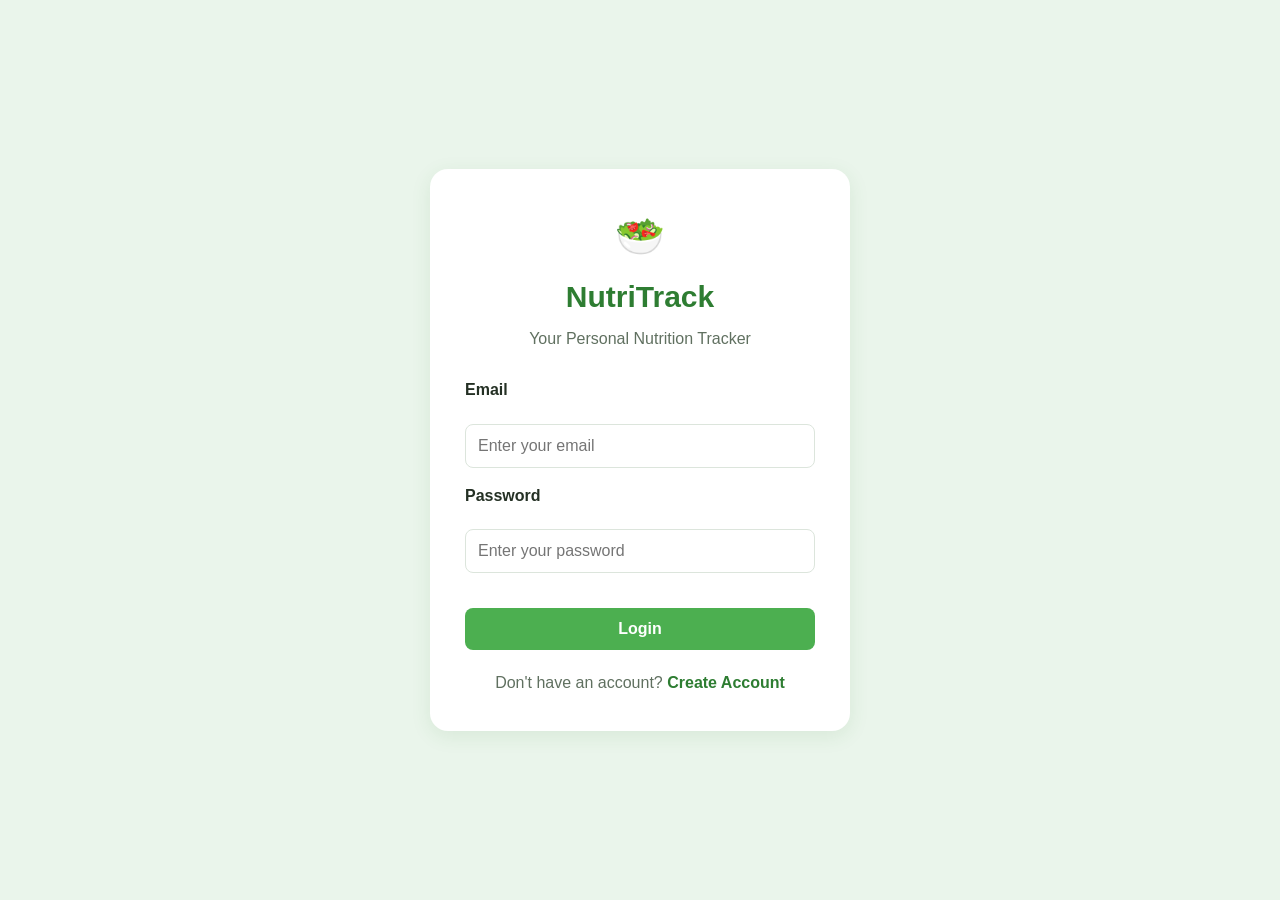
<file: index.html>
<!DOCTYPE html>
<html lang="en">
<head>
    <meta charset="UTF-8">
    <meta name="viewport" content="width=device-width, initial-scale=1.0">
    <title>NutriTrack - Login</title>
    <link rel="stylesheet" href="style.css">
    <script src="auth.js" defer></script>
</head>

<body class="auth-body">

    <main class="auth-container">
        <header class="brand">
            <div class="logo" >🥗</div>
            <h1>NutriTrack</h1>
            <p>Your Personal Nutrition Tracker</p>
        </header>

        <form id="loginForm" >
            <label for="loginEmail">Email</label>
            <input
                type="email"
                id="loginEmail"
                name="email"
                placeholder="Enter your email"
                autocomplete="email"
                maxlength="254"
                required
            >

            <label for="loginPassword">Password</label>
            <input
                type="password"
                id="loginPassword"
                name="password"
                placeholder="Enter your password"
                autocomplete="current-password"
                required
            >

            <p id="loginError" class="error"></p>

            <button type="submit" class="primary-btn">Login</button>
        </form>

        <p class="switch-text">
            Don't have an account?
            <a href="signup.html">Create Account</a>
        </p>
    </main>

</body>
</html>
</file>
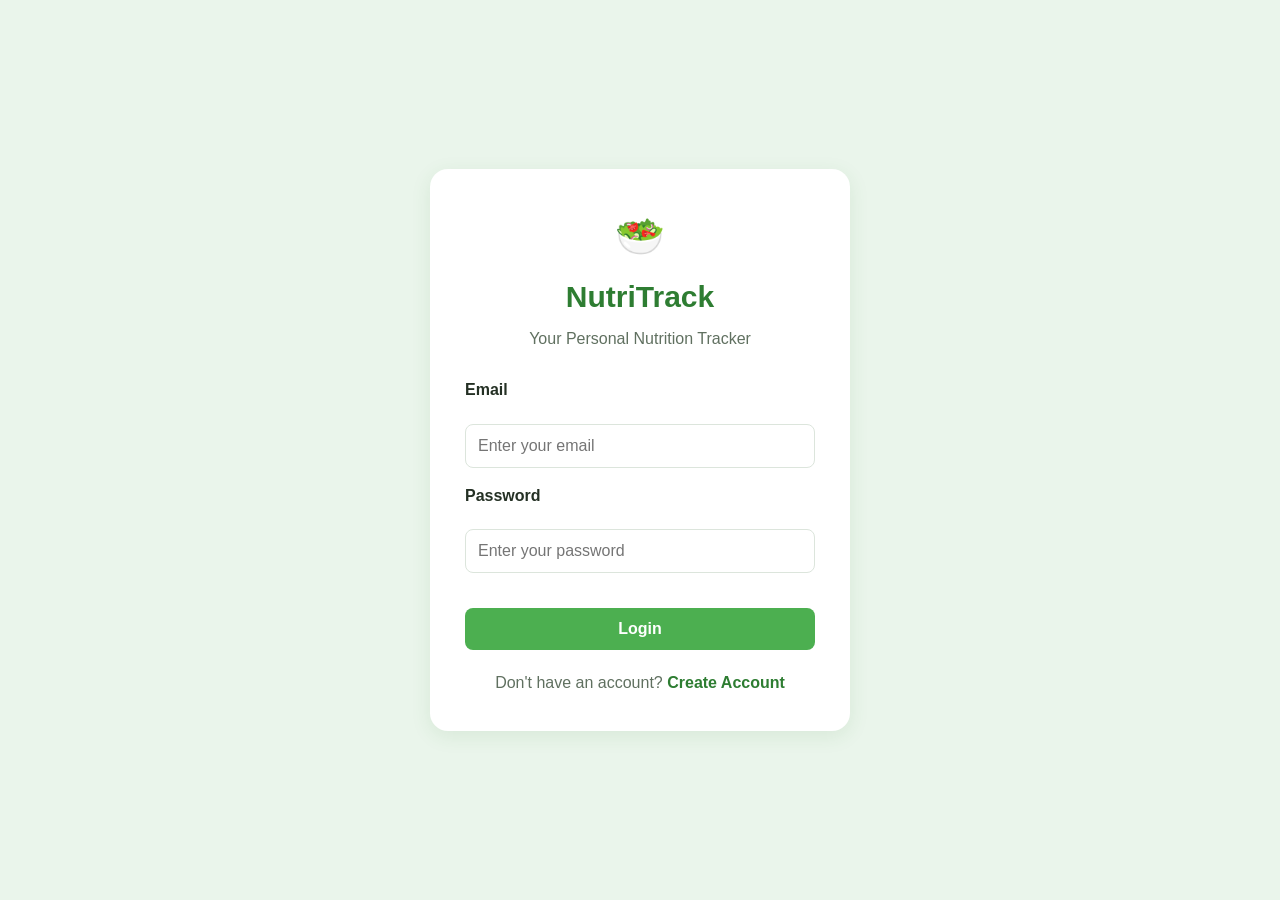
<file: dashboard.html>
<!DOCTYPE html>
<html lang="en">
<head>
    <meta charset="UTF-8">
    <meta name="viewport" content="width=device-width, initial-scale=1.0">
    <title>NutriTrack Dashboard</title>
    <link rel="stylesheet" href="style.css">
</head>
<body>

    <nav class="navbar">
        <a href="dashboard.html" class="nav-brand">🥗 NutriTrack</a>
        <div class="nav-links">
            <a href="dashboard.html">Dashboard</a>
            <a href="profile.html">Profile</a>
            <a href="contact.html">Contact</a>
            <button type="button" id="logoutBtn" class="logout-btn">Logout</button>
        </div>
    </nav>

    <main class="dashboard-container">

        <header class="dashboard-header">
            <h1 id="greeting">Hello 👋</h1>
            <p id="usernameText">Welcome to your nutrition dashboard.</p>
        </header>

        <section class="summary-section">
            <h2>Today's Nutrition</h2>
            <div class="summary-grid">
                <div class="summary-card">
                    <h3>Calories</h3>
                    <p id="calorieValue">0 kcal</p>
                    <small>Daily Target: 2000 kcal</small>
                </div>
                <div class="summary-card">
                    <h3>Protein</h3>
                    <p id="proteinValue">0 g</p>
                    <small>Daily Target: 60 g</small>
                </div>
                <div class="summary-card">
                    <h3>Carbohydrates</h3>
                    <p id="carbsValue">0 g</p>
                    <small>Daily Target: 250 g</small>
                </div>
                <div class="summary-card">
                    <h3>Water</h3>
                    <p id="waterValue">0 ml</p>
                    <small>Daily Target: 2000 ml</small>
                </div>
            </div>
        </section>

        <section class="food-section">
            <h2>Search Food 🔍</h2>
            <p>Type a food name to find its nutrition information.</p>

            <div class="search-container">
                <input
                    type="search"
                    id="foodSearch"
                    placeholder="Type food name here..."
                    autocomplete="off"
                    aria-label="Search foods"
                >
                <button type="button" id="searchBtn">Search</button>
            </div>

            <p id="searchMessage" aria-live="polite">Loading foods...</p>
            <div id="foodResults" class="food-results"></div>
        </section>

        <section class="today-food-section">
            <div class="section-heading">
                <h2>Today's Food 🍽️</h2>
                <button type="button" id="clearFoodBtn">Clear Food</button>
            </div>
            <div id="todayFood" class="today-food-list">
                <p>No food added yet.</p>
            </div>
        </section>

        <section class="water-section">
            <h2>Water Tracker 💧</h2>
            <p>Water consumed today: <strong id="waterValueDisplay">0 ml</strong></p>

            <div class="water-buttons">
                <button type="button" class="water-btn" data-water="250">+250 ml</button>
                <button type="button" class="water-btn" data-water="500">+500 ml</button>
                <button type="button" class="water-btn" data-water="750">+750 ml</button>
                <button type="button" id="resetWater">Reset Water</button>
            </div>
        </section>

        <section class="nutrition-score-section">
            <h2>Nutrition Score</h2>
            <div class="nutrition-score">
                <span id="nutritionScore">0</span><span>/100</span>
            </div>
            <p id="scoreMessage">Start adding your food and water.</p>
        </section>

        <section class="suggestions-section">
            <h2>Personalized Nutrition Analysis 🥗</h2>
            <p id="personalizedSummary">
                Complete your profile to get personalized suggestions.
            </p>

            <div class="suggestions-grid">

                <article class="suggestion-card">
                    <h3>⚖️ BMI & Weight Goal</h3>
                    <p id="weightAnalysis">Complete your profile.</p>
                </article>

                <article class="suggestion-card">
                    <h3>⚠️ Foods to Limit</h3>
                    <div id="foodsToLimit">
                        <p>Your food analysis will appear here.</p>
                    </div>
                </article>

                <article class="suggestion-card">
                    <h3>🚫 Allergy Foods</h3>
                    <div id="allergyFoods">
                        <p>Enter allergies in your profile.</p>
                    </div>
                </article>

                <article class="suggestion-card">
                    <h3>🥗 Foods to Consider</h3>
                    <div id="foodsToConsider">
                        <p>Your personalized suggestions will appear here.</p>
                    </div>
                </article>

                <article class="suggestion-card daily-analysis-card">
                    <h3>📊 Daily Intake Analysis</h3>
                    <div id="dailyIntakeAnalysis">
                        <p>Add food to see your daily analysis.</p>
                    </div>
                </article>

            </div>
        </section>

    </main>

    <footer class="footer">
        <p>Track your food, monitor your nutrition, and stay healthy.</p>
        <p>&copy; 2026 NutriTrack. All rights reserved.</p>
    </footer>

    <script src="auth.js"></script>
    <script src="dashboard.js"></script>
</body>
</html>
</file>
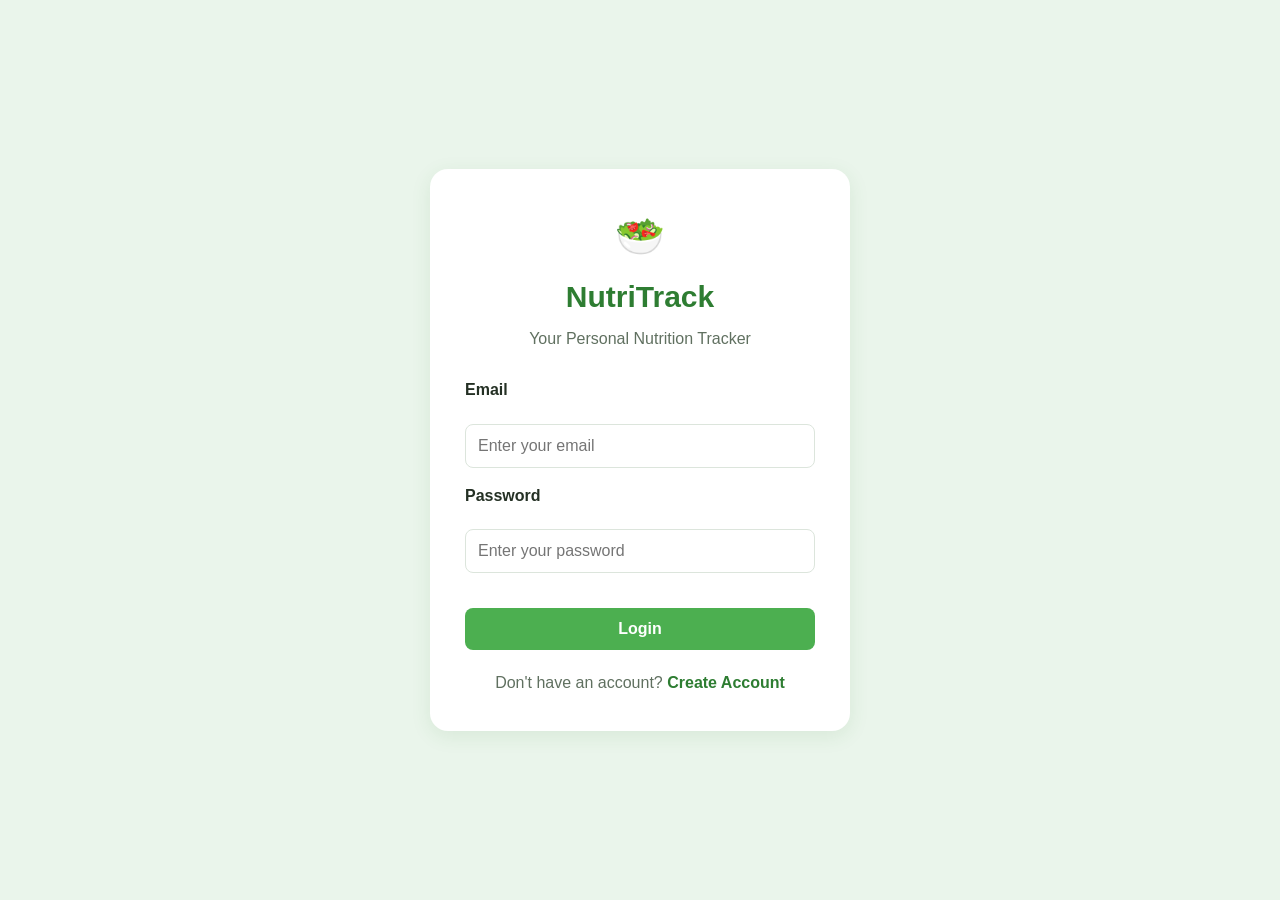
<file: profile.html>
<!DOCTYPE html>
<html lang="en">
<head>
    <meta charset="UTF-8">
    <meta name="viewport" content="width=device-width, initial-scale=1.0">
    <title>NutriTrack - My Profile</title>

    <link rel="stylesheet" href="style.css">

</head>

<body>
    <main class="profile-page">

        <nav class="profile-nav">
            <a class="brand" href="dashboard.html">
                🥗 NutriTrack
            </a>

            <div class="nav-links">
                <a href="dashboard.html">Dashboard</a>
                <a href="contact.html">Contact</a>
                <a href="index.html" id="logoutLink">Logout</a>
            </div>
        </nav>

        <section class="profile-card">
            <h1>My Profile</h1>

            <p>
                Save your details to receive food suggestions
                tailored to your goal and food preference.
            </p>

            <form id="profileForm">

                <div class="profile-grid">

                    <div class="profile-field full">
                        <label for="profileNameInput">Name</label>

                        <input
                            id="profileNameInput"
                            name="name"
                            type="text"
                            autocomplete="name"
                            required
                        >
                    </div>

                    <div class="profile-field">
                        <label for="age">Age</label>

                        <input
                            id="age"
                            name="age"
                            type="number"
                            min="1"
                            max="120"
                            required
                        >
                    </div>

                    <div class="profile-field">
                        <label for="weight">Weight (kg)</label>

                        <input
                            id="weight"
                            name="weight"
                            type="number"
                            min="1"
                            max="500"
                            step="0.1"
                            required
                        >
                    </div>

                    <div class="profile-field">
                        <label for="height">Height (cm)</label>

                        <input
                            id="height"
                            name="height"
                            type="number"
                            min="30"
                            max="270"
                            step="0.1"
                            required
                        >
                    </div>

                    <div class="profile-field">
                        <label for="activity">Activity Level</label>

                        <select id="activity" name="activity">
                            <option value="">
                                Select activity level (optional)
                            </option>
                            <option value="low">
                                Low / Mostly sitting
                            </option>
                            <option value="moderate">
                                Moderate
                            </option>
                            <option value="high">
                                High / Very active
                            </option>
                        </select>
                    </div>

                    <div class="profile-field">
                        <label for="goal">Nutrition Goal</label>

                        <select id="goal" name="goal" required>
                            <option value="">
                                Select your goal
                            </option>
                            <option value="lose">
                                Weight Loss
                            </option>
                            <option value="gain">
                                Weight Gain
                            </option>
                        </select>
                    </div>

                    <div class="profile-field">
                        <label for="foodPreference">
                            Food Preference
                        </label>

                        <select
                            id="foodPreference"
                            name="foodPreference"
                            required
                        >
                            <option value="">
                                Select food preference
                            </option>
                            <option value="veg">Veg</option>
                            <option value="non-veg">Non-Veg</option>
                            <option value="both">Both</option>
                        </select>
                    </div>

                    <div class="profile-field full">
                        <label for="allergies">
                            Food Allergies (optional)
                        </label>

                        <textarea
                            id="allergies"
                            name="allergies"
                            placeholder="Example: peanut, milk, egg. Separate multiple entries with commas."
                        ></textarea>

                        <span class="profile-help">
                            Food-name matching is only a basic guide.
                            Always check ingredient labels and consult
                            a qualified professional about serious allergies.
                        </span>
                    </div>

                </div>

                <button class="profile-submit" type="submit">
                    Save Profile
                </button>

                <p
                    id="profileMessage"
                    class="profile-message"
                    role="status"
                    aria-live="polite"
                ></p>

            </form>

            <section class="bmi-card" aria-live="polite">
                <h2>BMI Analysis</h2>

                <p>
                    BMI: <strong id="bmiValue">--</strong>
                </p>

                <p id="bmiCategory">
                    Enter valid weight and height
                </p>
            </section>

        </section>
    </main>

    <script src="profile.js"></script>
</body>
</html>
</file>
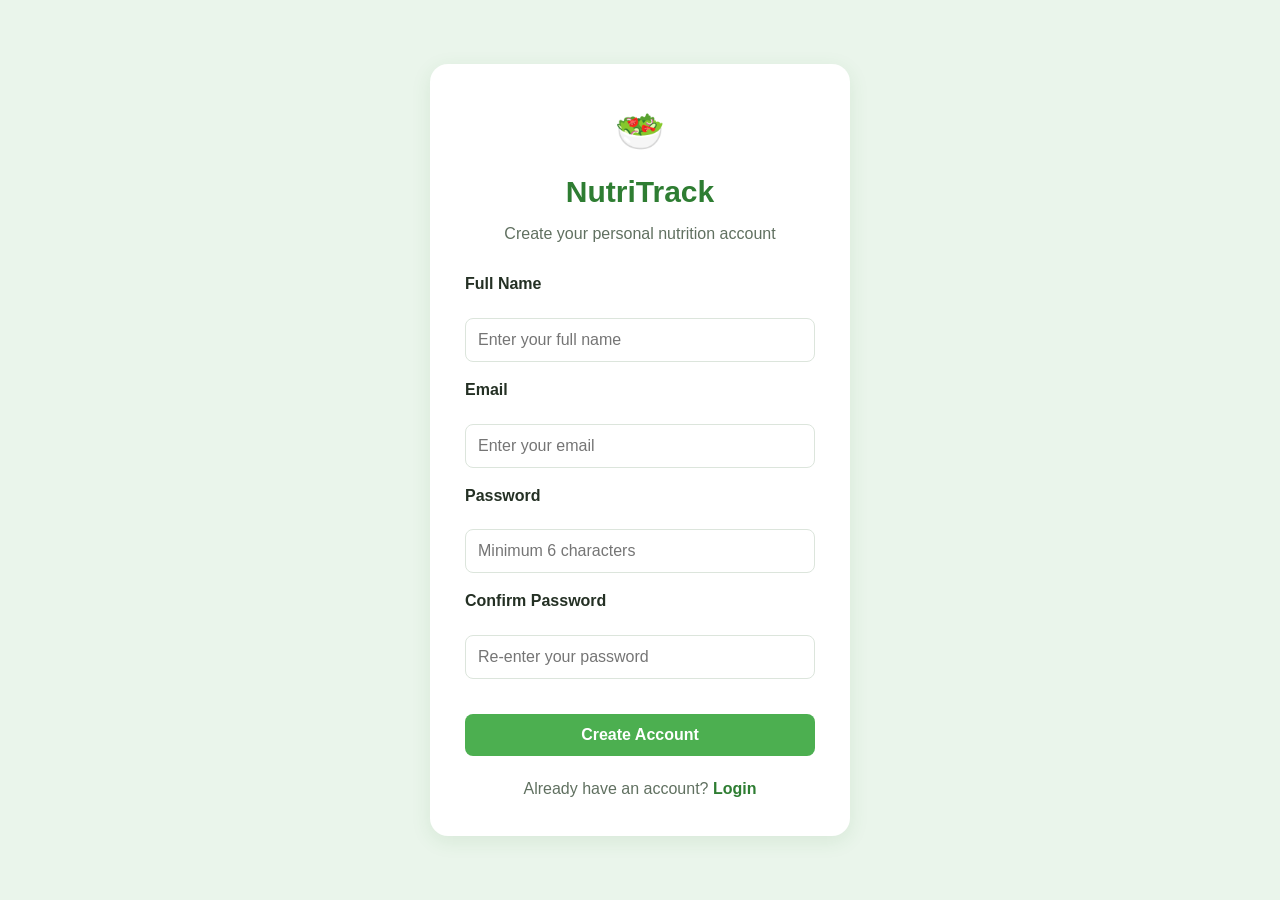
<file: signup.html>
<!DOCTYPE html>
<html lang="en">
<head>
    <meta charset="UTF-8">
    <meta name="viewport" content="width=device-width, initial-scale=1.0">
    <title>NutriTrack - Signup</title>
    <link rel="stylesheet" href="style.css">
    <script src="auth.js" defer></script>
</head>

<body class="auth-body">

    <main class="auth-container">
        <header class="brand">
            <div class="logo">🥗</div>
            <h1>NutriTrack</h1>
            <p>Create your personal nutrition account</p>
        </header>

        <form id="signupForm">

            <label for="signupName">Full Name</label>
            <input
                type="text"
                id="signupName"
                name="name"
                placeholder="Enter your full name"
                autocomplete="name"
                maxlength="100"
                required
            >

            <label for="signupEmail">Email</label>
            <input
                type="email"
                id="signupEmail"
                name="email"
                placeholder="Enter your email"
                autocomplete="email"
                maxlength="254"
                required
            >

            <label for="signupPassword">Password</label>
            <input
                type="password"
                id="signupPassword"
                name="password"
                placeholder="Minimum 6 characters"
                autocomplete="new-password"
                minlength="6"
                required
            >

            <label for="confirmPassword">Confirm Password</label>
            <input
                type="password"
                id="confirmPassword"
                name="confirmPassword"
                placeholder="Re-enter your password"
                autocomplete="new-password"
                minlength="6"
                required
            >

            <p
                id="signupError"
                class="error"
                role="alert"
                aria-live="polite"
            ></p>

            <button type="submit" class="primary-btn">
                Create Account
            </button>

        </form>

        <p class="switch-text">
            Already have an account?
            <a href="index.html">Login</a>
        </p>
    </main>

</body>
</html>
</file>
<file: style.css>
* {
    margin: 0;
    padding: 0;
    box-sizing: border-box;
}

:root {
    --primary-green: #4caf50;
    --dark-green: #2e7d32;
    --hover-green: #388e3c;
    --light-green: #66bb6a;
    --auth-bg: #eaf5eb;
    --page-bg: #f5f8f5;
    --text-color: #243024;
    --water-blue: #42a5f5;
    --logout-red: #ef5350;
    --score-border: #81c784;
    --success-green: #20e287;
    --white: #ffffff;
    --border-color: #dce5dc;
}

body {
    font-family: Arial, sans-serif;
    background: var(--page-bg);
    color: var(--text-color);
    line-height: 1.6;
}

a {
    color: var(--dark-green);
    text-decoration: none;
}

button,
input,
select,
textarea {
    font-family: inherit;
    font-size: inherit;
}

button {
    cursor: pointer;
}

button:disabled {
    cursor: not-allowed;
    opacity: 0.6;
}

/* =====================================
   LOGIN AND SIGNUP
===================================== */

.auth-body {
    min-height: 100vh;
    display: flex;
    justify-content: center;
    align-items: center;
    padding: 20px;
    background: var(--auth-bg);
}

.auth-container {
    width: 100%;
    max-width: 420px;
    padding: 35px;
    background: var(--white);
    border-radius: 18px;
    box-shadow: 0 5px 20px rgba(46, 125, 50, 0.10);
}

.brand {
    text-align: center;
    margin-bottom: 25px;
}

.logo {
    font-size: 40px;
    margin-bottom: 5px;
}

.brand h1 {
    color: var(--dark-green);
    font-size: 30px;
}

.brand p {
    color: #607060;
    margin-top: 5px;
}

.auth-container form {
    display: flex;
    flex-direction: column;
    gap: 15px;
    margin-top: 20px;
}

.auth-container label,
.form-group label {
    display: block;
    font-weight: bold;
    margin-bottom: 6px;
}

.auth-container input,
.form-group input,
.form-group select,
.form-group textarea {
    width: 100%;
    padding: 12px;
    border: 1px solid var(--border-color);
    border-radius: 8px;
    background: var(--white);
    color: var(--text-color);
    outline: none;
    transition: border-color 0.2s;
}

.auth-container input:focus,
.form-group input:focus,
.form-group select:focus,
.form-group textarea:focus {
    border-color: var(--primary-green);
}

.primary-btn {
    display: inline-block;
    width: 100%;
    padding: 12px 18px;
    background: var(--primary-green);
    color: var(--white);
    border: none;
    border-radius: 8px;
    font-weight: bold;
    transition: background 0.2s;
}

.primary-btn:hover {
    background: var(--hover-green);
}

.secondary-btn {
    padding: 10px 16px;
    background: var(--auth-bg);
    color: var(--dark-green);
    border: 1px solid var(--score-border);
    border-radius: 8px;
    font-weight: bold;
}

.secondary-btn:hover {
    background: #d9eedb;
}

.switch-text {
    margin-top: 20px;
    text-align: center;
    color: #607060;
}

.switch-text a {
    font-weight: bold;
}

.error {
    color: #c62828;
    font-size: 14px;
    margin-top: 5px;
}

/* =====================================
   NAVBAR
===================================== */

.navbar {
    display: flex;
    justify-content: space-between;
    align-items: center;
    flex-wrap: wrap;
    gap: 15px;
    padding: 16px 5%;
    background: var(--white);
    box-shadow: 0 2px 10px rgba(36, 48, 36, 0.08);
}

.nav-brand {
    color: var(--dark-green);
    font-size: 24px;
    font-weight: bold;
}

.nav-links {
    display: flex;
    align-items: center;
    flex-wrap: wrap;
    gap: 20px;
}

.nav-links a {
    color: var(--dark-green);
    font-weight: bold;
}

.nav-links a:hover {
    color: var(--primary-green);
}

.logout-btn {
    padding: 9px 16px;
    border: none;
    border-radius: 7px;
    background: var(--logout-red);
    color: var(--white);
    font-weight: bold;
}

.logout-btn:hover {
    background: #e53935;
}

/* =====================================
   COMMON PAGE LAYOUT
===================================== */

.dashboard-container,
.profile-container,
.contact-container {
    width: 90%;
    max-width: 1150px;
    margin: 30px auto;
}

.dashboard-header,
.page-heading {
    margin-bottom: 25px;
}

.dashboard-header h1,
.page-heading h1 {
    color: var(--dark-green);
    margin-bottom: 5px;
}

.dashboard-header p,
.page-heading p {
    color: #607060;
}

section {
    margin-bottom: 25px;
}

section h2 {
    color: var(--dark-green);
    margin-bottom: 15px;
}

/* =====================================
   DASHBOARD SUMMARY CARDS
===================================== */

.summary-section {
    margin-bottom: 30px;
}

.summary-grid {
    display: grid;
    grid-template-columns: repeat(4, minmax(0, 1fr));
    gap: 18px;
}

.summary-card {
    padding: 22px;
    background: var(--white);
    border-radius: 12px;
    border-left: 4px solid var(--primary-green);
    box-shadow: 0 3px 12px rgba(36, 48, 36, 0.07);
}

.summary-card h3 {
    color: #607060;
    font-size: 15px;
    font-weight: normal;
}

.summary-card p {
    color: var(--dark-green);
    font-size: 25px;
    font-weight: bold;
    margin-top: 8px;
}

/* =====================================
   FOOD SEARCH
===================================== */

.food-section,
.today-food-section,
.water-section,
.nutrition-score-section,
.suggestions-section {
    padding: 22px;
    background: var(--white);
    border-radius: 12px;
    box-shadow: 0 3px 12px rgba(36, 48, 36, 0.06);
}

.search-container,
.search-box {
    display: flex;
    align-items: center;
    gap: 10px;
    margin: 15px 0;
}

.search-container input,
.search-box input {
    flex: 1;
    min-width: 0;
    padding: 11px 13px;
    border: 1px solid var(--border-color);
    border-radius: 8px;
    outline: none;
}

.search-container input:focus,
.search-box input:focus {
    border-color: var(--primary-green);
}

.search-container button,
.search-box button {
    padding: 11px 18px;
    background: var(--primary-green);
    color: var(--white);
    border: none;
    border-radius: 8px;
}

.search-container button:hover,
.search-box button:hover {
    background: var(--hover-green);
}

#searchMessage {
    margin-top: 10px;
    color: var(--dark-green);
}

/* =====================================
   FOOD RESULT CARDS
===================================== */

.food-results {
    display: grid;
    grid-template-columns: repeat(3, minmax(0, 1fr));
    gap: 18px;
    margin-top: 20px;
}

.food-card {
    padding: 18px;
    background: var(--white);
    border: 1px solid #e2eae2;
    border-radius: 10px;
    transition: box-shadow 0.2s;
}

.food-card:hover {
    box-shadow: 0 4px 12px rgba(46, 125, 50, 0.10);
}

.food-card h3 {
    color: var(--dark-green);
    margin-bottom: 10px;
}

.food-card p {
    margin: 5px 0;
    font-size: 14px;
}

.add-btn {
    margin-top: 12px;
    padding: 9px 14px;
    background: var(--light-green);
    color: var(--white);
    border: none;
    border-radius: 7px;
}

.add-btn:hover {
    background: var(--primary-green);
}

.remove-btn {
    margin-top: 10px;
    padding: 8px 13px;
    background: var(--logout-red);
    color: var(--white);
    border: none;
    border-radius: 7px;
}

.remove-btn:hover {
    background: #e53935;
}

/* =====================================
   TODAY'S FOOD
===================================== */

.section-heading {
    display: flex;
    justify-content: space-between;
    align-items: center;
    flex-wrap: wrap;
    gap: 12px;
    margin-bottom: 15px;
}

.today-food-list {
    display: grid;
    gap: 12px;
}

.today-food-list .food-card {
    display: flex;
    justify-content: space-between;
    align-items: center;
    flex-wrap: wrap;
    gap: 12px;
}

.today-food-list p {
    color: #607060;
}

#clearFoodBtn,
#resetWater {
    padding: 9px 14px;
    border: none;
    border-radius: 7px;
    background: var(--logout-red);
    color: var(--white);
}

#clearFoodBtn:hover,
#resetWater:hover {
    background: #e53935;
}

/* =====================================
   WATER TRACKER
===================================== */

.water-section {
    border-left: 4px solid var(--water-blue);
}

.water-buttons {
    display: flex;
    flex-wrap: wrap;
    gap: 12px;
    margin: 15px 0;
}

.water-btn {
    padding: 10px 18px;
    background: var(--water-blue);
    color: var(--white);
    border: none;
    border-radius: 8px;
    transition: opacity 0.2s;
}

.water-btn:hover {
    opacity: 0.85;
}

/* =====================================
   NUTRITION SCORE
===================================== */

.nutrition-score-section {
    text-align: center;
    border: 2px solid var(--score-border);
}

.nutrition-score {
    display: inline-flex;
    justify-content: center;
    align-items: center;
    min-width: 100px;
    min-height: 100px;
    margin: 10px auto;
    padding: 15px;
    border: 5px solid var(--score-border);
    border-radius: 50%;
    color: var(--dark-green);
    font-size: 28px;
    font-weight: bold;
}

#scoreMessage {
    color: #607060;
    margin-top: 10px;
}

/* =====================================
   FOOD SUGGESTIONS
===================================== */

.suggestions-section {
    margin-bottom: 25px;
}

.suggestions-grid {
    display: grid;
    grid-template-columns: repeat(3, minmax(0, 1fr));
    gap: 18px;
}

.suggestion-card {
    padding: 18px;
    background: var(--auth-bg);
    border: 1px solid #d5e8d6;
    border-radius: 10px;
}

.suggestion-card h3 {
    color: var(--dark-green);
    margin-bottom: 8px;
}

.suggestion-card p {
    margin: 5px 0;
    font-size: 14px;
}

/* =====================================
   PROFILE PAGE
===================================== */

.profile-card {
    max-width: 750px;
    margin: 0 auto 25px;
    padding: 28px;
    background: var(--white);
    border-radius: 12px;
    box-shadow: 0 3px 12px rgba(36, 48, 36, 0.07);
}

.profile-card form {
    display: flex;
    flex-direction: column;
    gap: 16px;
}

.form-group {
    margin-bottom: 4px;
}

.form-group textarea {
    min-height: 90px;
    resize: vertical;
}

.bmi-section {
    margin-top: 25px;
    padding: 20px;
    background: var(--auth-bg);
    border: 1px solid var(--score-border);
    border-radius: 10px;
}

.bmi-section h2 {
    color: var(--dark-green);
}

#bmiValue {
    color: var(--dark-green);
    font-size: 28px;
    font-weight: bold;
}

#bmiCategory {
    color: var(--text-color);
}

.help-text {
    color: #607060;
    font-size: 13px;
    margin-top: 5px;
}

#profileMessage {
    margin-top: 12px;
}

/* =====================================
   CONTACT PAGE
===================================== */

.contact-card {
    max-width: 650px;
    margin: 0 auto;
    padding: 28px;
    background: var(--white);
    border-radius: 12px;
    box-shadow: 0 3px 12px rgba(36, 48, 36, 0.07);
}

.contact-card form {
    display: flex;
    flex-direction: column;
    gap: 15px;
}

.contact-card textarea {
    min-height: 130px;
    resize: vertical;
}

#emailStatus {
    margin-top: 12px;
}

/* =====================================
   FOOTER
===================================== */

.footer {
    padding: 22px 15px;
    margin-top: 35px;
    background: var(--white);
    color: #607060;
    text-align: center;
    border-top: 1px solid #e2eae2;
}

.footer p {
    margin: 4px 0;
}

/* =====================================
   TABLET RESPONSIVE
===================================== */

@media (max-width: 800px) {
    .summary-grid {
        grid-template-columns: repeat(2, minmax(0, 1fr));
    }

    .food-results,
    .suggestions-grid {
        grid-template-columns: repeat(2, minmax(0, 1fr));
    }

    .navbar {
        padding: 15px 4%;
    }

    .nav-links {
        gap: 14px;
    }

    .dashboard-container,
    .profile-container,
    .contact-container {
        width: 92%;
    }
}
/* =====================================
   NUTRITRACK - PROFILE PAGE STYLING
===================================== */

* {
    box-sizing: border-box;
}

body {
    margin: 0;
    background: #f7f9f7;
    color: #243024;
    font-family: Arial, Helvetica, sans-serif;
    line-height: 1.6;
}

.profile-page {
    width: 100%;
    max-width: 1200px;
    margin: 0 auto;
    padding: 0 24px 40px;
}

/* ===== NAVBAR ===== */

.profile-nav {
    display: flex;
    justify-content: space-between;
    align-items: center;
    flex-wrap: wrap;
    gap: 15px;
    padding: 16px 30px;
    background: var(--white);
    box-shadow: 0 2px 10px rgba(36, 48, 36, 0.08);
}

.profile-nav .brand {
    color: var(--dark-green);
    font-size: 24px;
    font-weight: bold;
}

.profile-nav .nav-links {
    display: flex;
    align-items: center;
    flex-wrap: wrap;
    gap: 20px;
}

.profile-nav .nav-links a {
    color: var(--dark-green);
    font-weight: bold;
}

.profile-nav .nav-links a:hover {
    color: var(--primary-green);
}


/* Logout button */

.profile-nav .nav-links a#logoutLink {
    padding: 9px 17px;
    border-radius: 6px;
    background: #a52a2a;
    color: #ffffff;
    font-weight: 600;
}

.profile-nav .nav-links a#logoutLink {
    background: #ef5350;
}

/* ===== PROFILE CARD ===== */

.profile-card {
    width: 100%;
    max-width: 850px;
    margin: 0 auto;
    padding: clamp(20px, 4vw, 34px);
    background: #ffffff;
    border: 1px solid #edf0ed;
    border-radius: 16px;
    box-shadow: 0 5px 22px rgba(0, 0, 0, 0.06);
}

.profile-card h1 {
    margin: 0 0 6px;
    color: #256628;
    font-size: clamp(24px, 3vw, 30px);
    line-height: 1.3;
}

.profile-card > p {
    margin: 0 0 22px;
    color: #657065;
    font-size: 14px;
}

/* ===== PROFILE FORM GRID ===== */

.profile-grid {
    display: grid;
    grid-template-columns: repeat(2, minmax(0, 1fr));
    gap: 18px;
}

.profile-field {
    display: flex;
    flex-direction: column;
    gap: 7px;
    min-width: 0;
}

.profile-field label {
    color: #303b30;
    font-size: 14px;
    font-weight: 600;
}

.profile-field input,
.profile-field select,
.profile-field textarea {
    width: 100%;
    min-width: 0;
    padding: 11px 12px;
    border: 1px solid #d6ddd6;
    border-radius: 8px;
    background: #ffffff;
    color: #243024;
    font: inherit;
    font-size: 14px;
    outline: none;
    transition: border-color 0.2s ease,
                box-shadow 0.2s ease;
}

.profile-field input:focus,
.profile-field select:focus,
.profile-field textarea:focus {
    border-color: #2e7d32;
    box-shadow: 0 0 0 3px rgba(46, 125, 50, 0.12);
}

.profile-field textarea {
    min-height: 80px;
    resize: vertical;
}

.profile-field.full {
    grid-column: 1 / -1;
}

/* ===== SUBMIT BUTTON ===== */

.profile-submit {
    margin-top: 20px;
    padding: 12px 22px;
    border: 0;
    border-radius: 8px;
    background: #2e7d32;
    color: #ffffff;
    font: inherit;
    font-weight: 700;
    cursor: pointer;
    transition: background 0.2s ease,
                transform 0.2s ease;
}

.profile-submit:hover {
    background: #256628;
}

.profile-submit:active {
    transform: scale(0.98);
}

/* ===== MESSAGE / VALIDATION ===== */

.profile-message {
    min-height: 1.5em;
    margin-top: 12px;
    font-weight: 600;
    font-size: 14px;
}

/* ===== BMI CARD ===== */

.bmi-card {
    margin-top: 20px;
    padding: 18px;
    border: 1px solid #d9eadb;
    border-radius: 12px;
    background: #eaf5eb;
}

.bmi-card h2 {
    margin: 0 0 8px;
    color: #2e7d32;
    font-size: 20px;
}

.profile-help {
    color: #536453;
    font-size: 0.92rem;
}

/* ===== TABLET & MOBILE ===== */

@media (max-width: 600px) {
    .profile-page {
        padding: 0 14px 28px;
    }

    .profile-nav {
        flex-wrap: wrap;
        gap: 14px;
        padding: 14px 0;
    }

    .profile-nav .brand {
        font-size: 19px;
    }

    .profile-nav .nav-links {
        width: 100%;
        justify-content: space-between;
        flex-wrap: wrap;
        gap: 12px;
    }

    .profile-nav .nav-links a {
        font-size: 13px;
    }

    .profile-nav .nav-links a#logoutLink {
        padding: 8px 12px;
    }

    .profile-card {
        padding: 20px 16px;
        border-radius: 12px;
    }

    .profile-grid {
        grid-template-columns: minmax(0, 1fr);
        gap: 15px;
    }

    .profile-field.full {
        grid-column: auto;
    }

    .profile-submit {
        width: 100%;
    }
}

/* =====================================
   MOBILE RESPONSIVE
===================================== */

@media (max-width: 500px) {
    .auth-container {
        padding: 25px 20px;
    }

    .brand h1 {
        font-size: 26px;
    }

    .navbar {
        flex-direction: column;
        align-items: flex-start;
        gap: 12px;
    }

    .nav-links {
        width: 100%;
        gap: 12px;
    }

    .dashboard-container,
    .profile-container,
    .contact-container {
        width: 92%;
        margin: 20px auto;
    }

    .summary-grid,
    .food-results,
    .suggestions-grid {
        grid-template-columns: 1fr;
    }

    .summary-card,
    .food-card,
    .suggestion-card {
        padding: 17px;
    }

    .food-section,
    .today-food-section,
    .water-section,
    .nutrition-score-section,
    .suggestions-section {
        padding: 17px;
    }

    .profile-card,
    .contact-card {
        padding: 20px 16px;
    }

    .search-container,
    .search-box {
        flex-direction: column;
        align-items: stretch;
    }

    .search-container button,
    .search-box button {
        width: 100%;
    }

    .section-heading {
        align-items: flex-start;
    }

    .today-food-list .food-card {
        align-items: flex-start;
    }

    .water-buttons {
        gap: 8px;
    }

    .water-btn {
        flex: 1 1 28%;
        padding: 10px;
    }

    .nutrition-score {
        min-width: 85px;
        min-height: 85px;
        font-size: 24px;
    }
}
</file>
